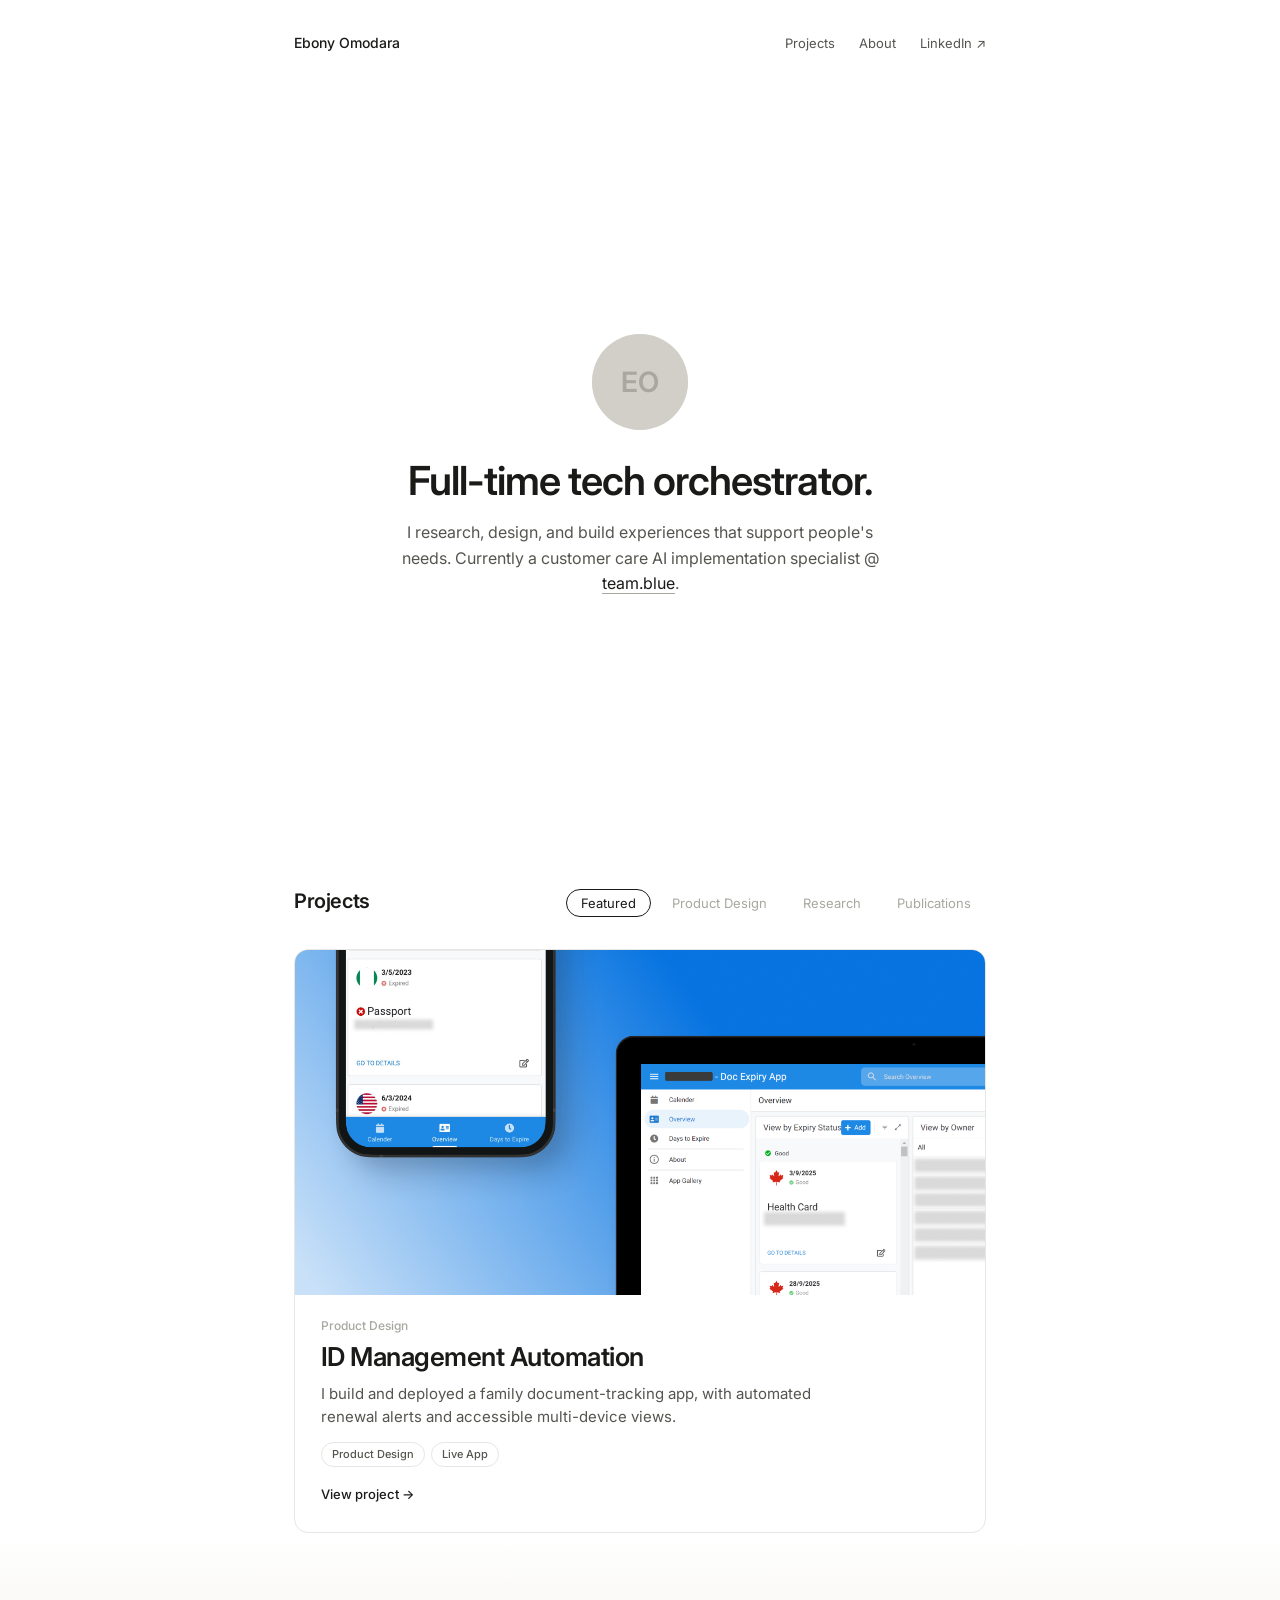
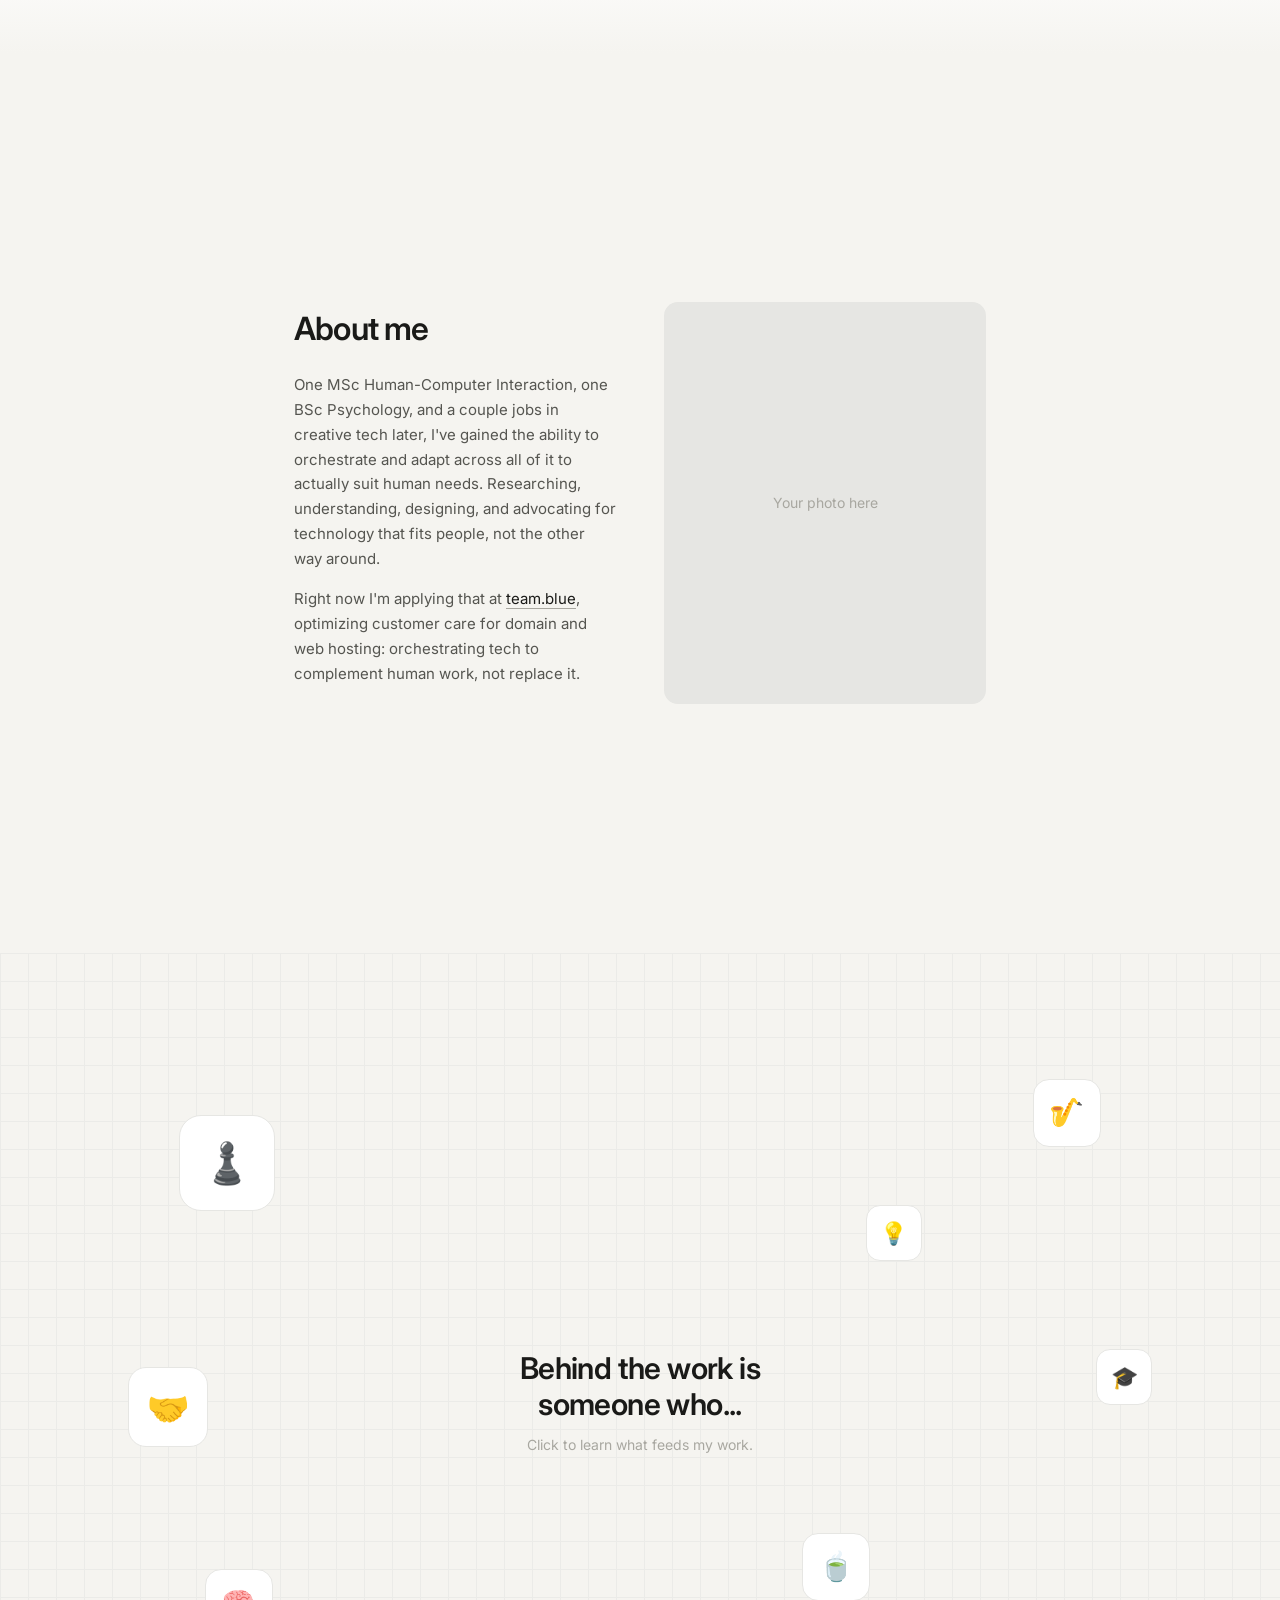
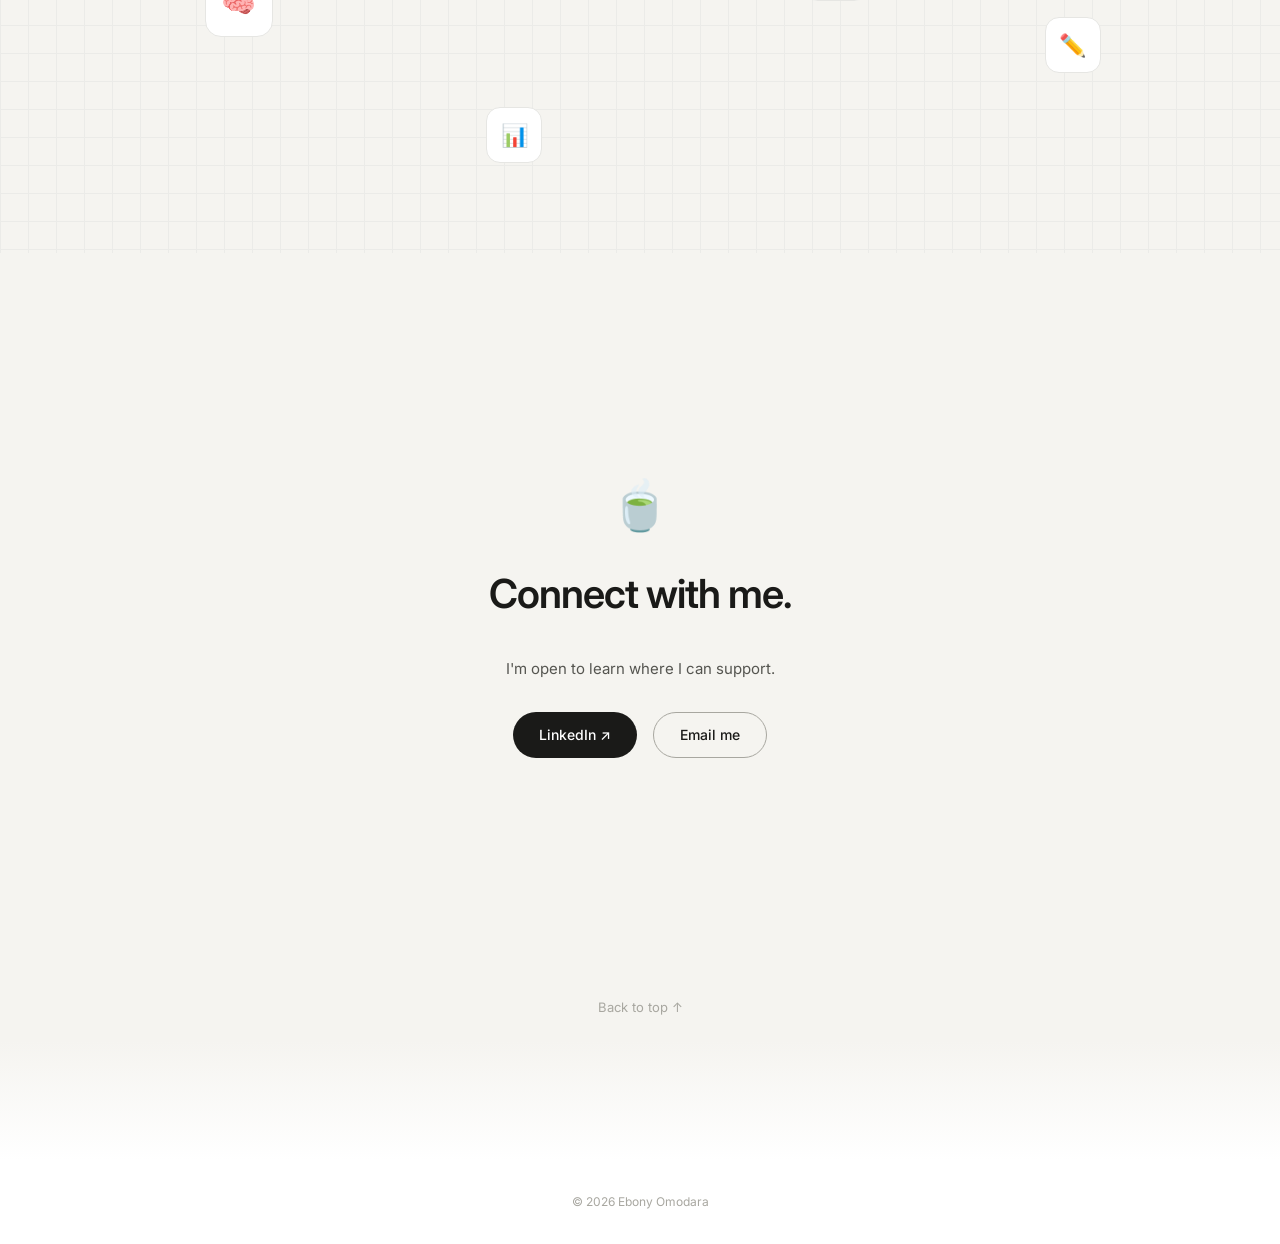
<file: index.html>
<!DOCTYPE html>
<html lang="en">
<head>
<meta charset="UTF-8">
<meta name="viewport" content="width=device-width, initial-scale=1.0">
<title>Ebony Omodara</title>
<link rel="preconnect" href="https://fonts.googleapis.com">
<link rel="preconnect" href="https://fonts.gstatic.com" crossorigin>
<link href="https://fonts.googleapis.com/css2?family=Inter:ital,opsz,wght@0,14..32,400;0,14..32,500;0,14..32,600;0,14..32,700;1,14..32,400&display=swap" rel="stylesheet">
<style>
:root {
  --bg: #FFFFFF;
  --ink: #1A1A18;
  --ink-soft: #555550;
  --ink-faint: #8A8980;
  --ink-muted: #A8A7A0;
  --line: #E6E6E3;
  --warm: #F5F4F0;
  --font: "Inter", -apple-system, BlinkMacSystemFont, "Segoe UI", sans-serif;
  --page-px: clamp(20px, 5vw, 64px);
  --max-w: 820px;
}

*, *::before, *::after { box-sizing: border-box; margin: 0; padding: 0; }
html { scroll-behavior: smooth; }

body {
  background: var(--bg);
  color: var(--ink);
  font-family: var(--font);
  font-size: 16px;
  line-height: 1.55;
  -webkit-font-smoothing: antialiased;
}

a { color: inherit; text-decoration: none; }
a:focus-visible, button:focus-visible { outline: 2px solid var(--ink); outline-offset: 3px; }

@media (prefers-reduced-motion: reduce) {
  html { scroll-behavior: auto; }
  *, *::before, *::after { animation-duration: 0.01ms !important; transition-duration: 0.01ms !important; }
}

.container {
  max-width: var(--max-w);
  margin: 0 auto;
  padding-left: var(--page-px);
  padding-right: var(--page-px);
}

/* ---- Nav ---- */
.nav {
  padding: 32px 0;
  display: flex;
  align-items: center;
  justify-content: space-between;
}
.nav__name { font-size: 14px; font-weight: 500; }
.nav__links { display: flex; gap: 24px; }
.nav__links a { font-size: 13px; color: var(--ink-soft); transition: color 0.15s; }
.nav__links a:hover { color: var(--ink); }

/* ---- Hero (tall, near full viewport) ---- */
.hero {
  min-height: calc(100vh - 100px);
  display: flex;
  flex-direction: column;
  align-items: center;
  justify-content: center;
  text-align: center;
  animation: rise 0.6s ease both;
  padding-bottom: 40px;
}

@keyframes rise {
  from { opacity: 0; transform: translateY(12px); }
  to { opacity: 1; transform: translateY(0); }
}

/* ---- Photo with rainbow ring ---- */
.hero__photo-link {
  display: block;
  width: 96px;
  height: 96px;
  margin: 0 auto 28px;
  border-radius: 50%;
  position: relative;
}

.hero__photo-link::before {
  content: '';
  position: absolute;
  inset: -4px;
  border-radius: 50%;
  background: conic-gradient(
    rgba(255,107,107,0.35),
    rgba(255,217,61,0.35),
    rgba(107,203,119,0.35),
    rgba(77,150,255,0.35),
    rgba(155,89,182,0.35),
    rgba(255,107,107,0.35)
  );
  opacity: 0;
  transition: opacity 0.4s ease, inset 0.4s ease;
  animation: slow-spin 6s linear infinite;
}

.hero__photo-link:hover::before,
.hero__photo-link:active::before {
  opacity: 1;
  inset: -5px;
}

@keyframes slow-spin { to { transform: rotate(360deg); } }

/* keep slow-spin available globally */

.hero__photo-link::after {
  content: '';
  position: absolute;
  inset: -1px;
  border-radius: 50%;
  background: var(--bg);
  z-index: 1;
}

.hero__photo {
  width: 100%;
  height: 100%;
  border-radius: 50%;
  background: var(--line);
  overflow: hidden;
  position: relative;
  z-index: 2;
  cursor: pointer;
  transition: transform 0.4s ease, box-shadow 0.4s ease;
}

.hero__photo-link:hover .hero__photo {
  transform: scale(1.15);
  box-shadow: 0 6px 24px rgba(0,0,0,0.06);
}

.hero__photo .photo-slide {
  position: absolute;
  inset: 0;
  display: flex;
  align-items: center;
  justify-content: center;
  opacity: 0;
  transition: opacity 0.4s ease;
  background: var(--line);
}

.hero__photo .photo-slide.is-active { opacity: 1; }
.hero__photo .photo-slide img { width: 100%; height: 100%; object-fit: cover; display: block; }

.hero__photo .initials {
  font-size: 28px;
  font-weight: 600;
  color: var(--ink-muted);
  user-select: none;
}

.hero h1 {
  font-size: clamp(28px, 4.5vw, 40px);
  font-weight: 600;
  letter-spacing: -0.025em;
  line-height: 1.15;
  margin-bottom: 16px;
}

.hero__sub {
  font-size: 16px;
  color: var(--ink-soft);
  max-width: 48ch;
  margin: 0 auto;
  line-height: 1.6;
}

.hero__sub a {
  color: var(--ink);
  border-bottom: 1px solid var(--ink-muted);
  transition: border-color 0.15s;
}

.hero__sub a:hover { border-color: var(--ink); }

/* ---- Projects ---- */
.projects { padding: 0 0 0; }

.projects__head {
  display: flex;
  align-items: baseline;
  justify-content: space-between;
  margin-bottom: 32px;
  flex-wrap: wrap;
  gap: 12px;
}

.projects__head h2 { font-size: 20px; font-weight: 600; letter-spacing: -0.02em; }

.filters { display: flex; gap: 6px; flex-wrap: wrap; }

.filters button {
  background: none;
  border: 1px solid transparent;
  font-family: var(--font);
  font-size: 13px;
  color: var(--ink-muted);
  cursor: pointer;
  padding: 5px 14px;
  border-radius: 100px;
  transition: all 0.15s;
}

.filters button.is-active { color: var(--ink); border-color: var(--ink); }
.filters button:not(.is-active):hover { color: var(--ink-soft); border-color: var(--line); }

/* ---- Cards ---- */
.project-stack { display: flex; flex-direction: column; gap: 24px; }

.pcard {
  display: block;
  border-radius: 14px;
  overflow: hidden;
  background: var(--bg);
  border: 1px solid var(--line);
  transition: transform 0.3s ease, border-color 0.3s ease;
}
.pcard:hover { transform: translateY(-3px); border-color: #CDCDCA; }

.pcard__cover { width: 100%; aspect-ratio: 16 / 9; position: relative; overflow: hidden; }
.pcard__cover-bg { width: 100%; height: 100%; transition: transform 0.4s ease; }
.pcard:hover .pcard__cover-bg { transform: scale(1.02); }

.pcard__body { padding: 22px 26px 26px; }
.pcard__category { font-size: 12px; color: var(--ink-muted); margin-bottom: 6px; font-weight: 500; }
.pcard__title { font-size: 22px; font-weight: 600; letter-spacing: -0.02em; line-height: 1.25; margin-bottom: 8px; }
.pcard__desc { font-size: 14px; color: var(--ink-soft); line-height: 1.55; max-width: 56ch; margin-bottom: 14px; }
.pcard__pills { display: flex; gap: 6px; flex-wrap: wrap; margin-bottom: 14px; }

.pill {
  font-size: 11px; font-weight: 500; color: var(--ink-soft);
  border: 1px solid var(--line); padding: 3px 10px;
  border-radius: 100px; white-space: nowrap;
}

.pcard__arrow {
  display: inline-flex; align-items: center; gap: 6px;
  font-size: 13px; font-weight: 500; color: var(--ink);
  transition: gap 0.2s ease;
}
.pcard:hover .pcard__arrow { gap: 10px; }

.pcard--feature .pcard__cover { aspect-ratio: 16 / 8; }
.pcard--feature .pcard__title { font-size: 26px; }
.pcard--feature .pcard__desc { font-size: 15px; }

.project-pair { display: grid; grid-template-columns: 1fr 1fr; gap: 20px; }
@media (max-width: 640px) { .project-pair { grid-template-columns: 1fr; } }
.project-pair .pcard__cover { aspect-ratio: 4 / 3; }
.project-pair .pcard__title { font-size: 18px; }
.project-pair .pcard__body { padding: 18px 20px 22px; }
.pcard--single .pcard__cover { aspect-ratio: 16 / 9; }

.state-msg { color: var(--ink-muted); font-size: 14px; padding: 48px 0; text-align: center; }

/* ---- Section transitions ---- */
.section-fade { height: 120px; background: linear-gradient(to bottom, var(--bg), var(--warm)); }
.section-fade--up { height: 120px; background: linear-gradient(to bottom, var(--warm), var(--bg)); }

/* ---- About me (full viewport) ---- */
.about-section {
  min-height: 100vh;
  background: var(--warm);
  display: flex;
  align-items: center;
  justify-content: center;
}

.about-inner {
  max-width: var(--max-w);
  margin: 0 auto;
  padding: 80px var(--page-px);
  display: grid;
  grid-template-columns: 1fr 1fr;
  gap: 48px;
  align-items: center;
}

@media (max-width: 700px) { .about-inner { grid-template-columns: 1fr; } }

.about-text h2 {
  font-size: clamp(24px, 3.8vw, 32px);
  font-weight: 600;
  letter-spacing: -0.025em;
  margin-bottom: 20px;
  color: var(--ink);
}

/* WCAG AA: #555550 on #F5F4F0 = 4.8:1 contrast ratio — passes AA normal text */
.about-text p {
  font-size: 15px;
  color: var(--ink-soft);
  line-height: 1.65;
  margin-bottom: 16px;
}

.about-text a {
  color: var(--ink);
  border-bottom: 1px solid var(--ink-muted);
  transition: border-color 0.15s;
}
.about-text a:hover { border-color: var(--ink); }

.about-image {
  width: 100%;
  aspect-ratio: 4 / 5;
  background: var(--line);
  border-radius: 14px;
  display: flex;
  align-items: center;
  justify-content: center;
  overflow: hidden;
}
.about-image img { width: 100%; height: 100%; object-fit: cover; display: block; }
.about-image__placeholder { font-size: 14px; color: var(--ink-muted); }

/* ---- What feeds the work ---- */
.feeds-world {
  position: relative;
  overflow: hidden;
  min-height: 100vh;
  display: flex;
  align-items: center;
  justify-content: center;
  background: var(--warm);
}

.feeds-world::before {
  content: '';
  position: absolute;
  inset: 0;
  background-image:
    linear-gradient(var(--line) 1px, transparent 1px),
    linear-gradient(90deg, var(--line) 1px, transparent 1px);
  background-size: 28px 28px;
  opacity: 0;
  transition: opacity 1s ease;
}
.feeds-world.is-visible::before { opacity: 0.6; }

.feeds-center {
  position: relative;
  z-index: 2;
  text-align: center;
  padding: 60px var(--page-px);
}

.feeds-center h3 {
  font-size: clamp(22px, 3.5vw, 30px);
  font-weight: 600;
  letter-spacing: -0.02em;
  line-height: 1.2;
  max-width: 14ch;
  margin: 0 auto 12px;
}

.feeds-center p { font-size: 14px; color: var(--ink-muted); }

/* ---- Feed items — varied sizes, closer to center ---- */
.feeds-item {
  position: absolute;
  z-index: 3;
  cursor: default;
  opacity: 0;
  transition: opacity 0.6s ease, transform 0.6s ease;
}

.feeds-world.is-visible .feeds-item {
  opacity: 1;
  transform: translate(0, 0) !important;
}

.feeds-item__icon {
  border-radius: 18px;
  display: flex;
  align-items: center;
  justify-content: center;
  background: var(--bg);
  border: 1px solid var(--line);
  transition: transform 0.25s ease, box-shadow 0.25s ease;
  user-select: none;
}

.feeds-item:hover .feeds-item__icon,
.feeds-item.is-tapped .feeds-item__icon {
  transform: scale(1.08);
  box-shadow: 0 8px 24px rgba(0,0,0,0.06);
}

@keyframes slow-spin { to { transform: rotate(360deg); } }

.feeds-item--xl .feeds-item__icon { width: 96px; height: 96px; font-size: 40px; border-radius: 22px; }
.feeds-item--lg .feeds-item__icon { width: 80px; height: 80px; font-size: 34px; border-radius: 18px; }
.feeds-item--md .feeds-item__icon { width: 68px; height: 68px; font-size: 28px; border-radius: 16px; }
.feeds-item--sm .feeds-item__icon { width: 56px; height: 56px; font-size: 22px; border-radius: 14px; }

/* Tooltip: left-aligned text, positioned to the side or below */
.feeds-item__label {
  position: absolute;
  left: calc(100% + 12px);
  top: 50%;
  transform: translateY(-50%) translateX(4px);
  background: var(--ink);
  color: #fff;
  font-size: 12px;
  font-weight: 500;
  padding: 8px 14px;
  border-radius: 8px;
  opacity: 0;
  pointer-events: none;
  transition: opacity 0.2s ease, transform 0.2s ease;
  width: max-content;
  max-width: 200px;
  text-align: left;
  line-height: 1.4;
}

.feeds-item:hover .feeds-item__label,
.feeds-item.is-tapped .feeds-item__label {
  opacity: 1;
  transform: translateY(-50%) translateX(0);
}

/* Items on the right side: tooltip goes left */
.feeds-item--tip-left .feeds-item__label {
  left: auto;
  right: calc(100% + 12px);
  transform: translateY(-50%) translateX(-4px);
}

.feeds-item--tip-left:hover .feeds-item__label,
.feeds-item--tip-left.is-tapped .feeds-item__label {
  transform: translateY(-50%) translateX(0);
}

/* Positions — pulled closer to center */
.feeds-item:nth-child(1) { top: 18%; left: 14%; transform: translate(-20px, 14px); }
.feeds-item:nth-child(2) { top: 14%; right: 14%; transform: translate(20px, -14px); }
.feeds-item:nth-child(3) { top: 46%; left: 10%; transform: translate(-28px, 0); }
.feeds-item:nth-child(4) { top: 44%; right: 10%; transform: translate(28px, 0); }
.feeds-item:nth-child(5) { bottom: 24%; left: 16%; transform: translate(-16px, 14px); }
.feeds-item:nth-child(6) { bottom: 20%; right: 14%; transform: translate(16px, 14px); }
.feeds-item:nth-child(7) { bottom: 10%; left: 38%; transform: translate(-10px, 12px); }
.feeds-item:nth-child(8) { bottom: 28%; right: 32%; transform: translate(14px, 10px); }
.feeds-item:nth-child(9) { top: 28%; right: 28%; transform: translate(18px, -8px); }

@media (max-width: 700px) {
  .feeds-item:nth-child(1) { top: 3%; left: 4%; }
  .feeds-item:nth-child(2) { top: 3%; right: 4%; }
  .feeds-item:nth-child(3) { top: 28%; left: 2%; }
  .feeds-item:nth-child(4) { top: 28%; right: 2%; }
  .feeds-item:nth-child(5) { bottom: 22%; left: 4%; }
  .feeds-item:nth-child(6) { bottom: 22%; right: 4%; }
  .feeds-item:nth-child(7) { bottom: 10%; left: 4%; }
  .feeds-item:nth-child(8) { bottom: 10%; right: 4%; }
  .feeds-item:nth-child(9) { top: 16%; left: 36%; }
  .feeds-item--xl .feeds-item__icon { width: 72px; height: 72px; font-size: 30px; }
  .feeds-item--lg .feeds-item__icon { width: 62px; height: 62px; font-size: 26px; }
  .feeds-item--md .feeds-item__icon { width: 52px; height: 52px; font-size: 22px; }
  .feeds-item--sm .feeds-item__icon { width: 44px; height: 44px; font-size: 18px; }
  /* Mobile: tooltips below, contained within screen */
  .feeds-item__label,
  .feeds-item--tip-left .feeds-item__label {
    left: 0;
    right: auto;
    top: calc(100% + 8px);
    transform: translateY(4px);
    max-width: 180px;
  }
  .feeds-item:hover .feeds-item__label,
  .feeds-item.is-tapped .feeds-item__label,
  .feeds-item--tip-left:hover .feeds-item__label,
  .feeds-item--tip-left.is-tapped .feeds-item__label {
    transform: translateY(0);
  }
  /* Items on right side: tooltip aligns right */
  .feeds-item:nth-child(2) .feeds-item__label,
  .feeds-item:nth-child(4) .feeds-item__label,
  .feeds-item:nth-child(6) .feeds-item__label,
  .feeds-item:nth-child(8) .feeds-item__label {
    left: auto;
    right: 0;
  }
}

/* ---- Connect ---- */
.connect {
  min-height: 80vh;
  display: flex;
  align-items: center;
  justify-content: center;
  text-align: center;
  background: var(--warm);
  padding: 80px var(--page-px);
}

.connect__emoji {
  font-size: 48px;
  margin-bottom: 20px;
  display: inline-block;
  cursor: default;
  transition: transform 0.3s ease;
}

.connect__emoji:hover {
  transform: scale(1.3);
}

.connect__sub {
  font-size: 15px;
  color: var(--ink-soft);
  margin-bottom: 32px;
}

.connect h2 {
  font-size: clamp(28px, 4.5vw, 40px);
  font-weight: 600;
  letter-spacing: -0.025em;
  margin-bottom: 32px;
}

.connect__links {
  display: flex;
  justify-content: center;
  gap: 16px;
  flex-wrap: wrap;
}

.connect__link {
  display: inline-flex;
  align-items: center;
  gap: 8px;
  font-size: 14px;
  font-weight: 500;
  padding: 11px 26px;
  border-radius: 100px;
  transition: background 0.2s, color 0.2s, border-color 0.2s;
}

.connect__link--primary {
  background: var(--ink);
  color: var(--bg);
}
.connect__link--primary:hover { background: #333; }

.connect__link--secondary {
  color: var(--ink);
  border: 1px solid var(--ink-muted);
}

.connect__link--secondary:hover {
  border-color: var(--ink);
}

/* ---- Scroll to top ---- */
.scroll-top {
  display: flex;
  align-items: center;
  justify-content: center;
  gap: 6px;
  padding: 24px 0;
  background: var(--warm);
  text-align: center;
}

.scroll-top a {
  font-size: 13px;
  color: var(--ink-muted);
  transition: color 0.15s;
  display: inline-flex;
  align-items: center;
  gap: 6px;
}

.scroll-top a:hover { color: var(--ink); }

/* ---- Footer ---- */
.footer {
  padding: 32px 0;
  text-align: center;
}
.footer__copy { font-size: 12px; color: var(--ink-muted); }
</style>
</head>
<body>

<div class="container">
  <nav class="nav" id="top">
    <a href="#" class="nav__name">Ebony Omodara</a>
    <div class="nav__links">
      <a href="#projects">Projects</a>
      <a href="#about">About</a>
      <a href="#" target="_blank">LinkedIn ↗</a>
    </div>
  </nav>
</div>

<div class="container">
  <section class="hero">
    <a href="#about" class="hero__photo-link" id="hero-photo-link">
      <div class="hero__photo" id="hero-photo">
        <div class="photo-slide is-active" style="background:#D2CFC8;"><span class="initials">EO</span></div>
        <div class="photo-slide" style="background:#C8B8D8;"></div>
        <div class="photo-slide" style="background:#B8CED8;"></div>
        <div class="photo-slide" style="background:#D8C8B8;"></div>
      </div>
    </a>
    <h1>Full-time tech orchestrator.</h1>
    <p class="hero__sub">I research, design, and build experiences that support people's needs. Currently a customer care AI implementation specialist @ <a href="https://team.blue" target="_blank" rel="noopener">team.blue</a>.</p>
  </section>
</div>

<div class="container">
  <section class="projects" id="projects">
    <div class="projects__head">
      <h2>Projects</h2>
      <div class="filters" id="filters">
        <button class="is-active" data-cat="Featured">Featured</button>
        <button data-cat="Product Design">Product Design</button>
        <button data-cat="Research">Research</button>
        <button data-cat="Publications">Publications</button>
      </div>
    </div>
    <div class="project-stack" id="project-stack"></div>
  </section>
</div>

<div class="section-fade"></div>

<section class="about-section" id="about">
  <div class="about-inner">
    <div class="about-text">
      <h2>About me</h2>
      <p>One MSc Human-Computer Interaction, one BSc Psychology, and a couple jobs in creative tech later, I've gained the ability to orchestrate and adapt across all of it to actually suit human needs. Researching, understanding, designing, and advocating for technology that fits people, not the other way around.</p>
      <p>Right now I'm applying that at <a href="https://team.blue" target="_blank" rel="noopener">team.blue</a>, optimizing customer care for domain and web hosting: orchestrating tech to complement human work, not replace it.</p>
    </div>
    <div class="about-image">
      <span class="about-image__placeholder">Your photo here</span>
    </div>
  </div>
</section>

<section class="feeds-world" id="feeds">

  <div class="feeds-item feeds-item--xl" style="transition-delay: 0.1s">
    <div class="feeds-item__icon">♟️</div>
    <div class="feeds-item__label">Novice chess player. I like the patience of thinking three moves ahead.</div>
  </div>

  <div class="feeds-item feeds-item--md feeds-item--tip-left" style="transition-delay: 0.2s">
    <div class="feeds-item__icon">🎷</div>
    <div class="feeds-item__label">Afro jazz on repeat. Best thinking music there is.</div>
  </div>

  <div class="feeds-item feeds-item--lg" style="transition-delay: 0.3s">
    <div class="feeds-item__icon">🤝</div>
    <div class="feeds-item__label">Curious. Creative. Flexible. Leading or supporting, whatever needs to be done.</div>
  </div>

  <div class="feeds-item feeds-item--sm feeds-item--tip-left" style="transition-delay: 0.35s">
    <div class="feeds-item__icon">🎓</div>
    <div class="feeds-item__label">MSc Human-Computer Interaction</div>
  </div>

  <div class="feeds-item feeds-item--md" style="transition-delay: 0.45s">
    <div class="feeds-item__icon">🧠</div>
    <div class="feeds-item__label">BSc Psychology</div>
  </div>

  <div class="feeds-item feeds-item--sm feeds-item--tip-left" style="transition-delay: 0.55s">
    <div class="feeds-item__icon">✏️</div>
    <div class="feeds-item__label">Google UX Design Certificate</div>
  </div>

  <div class="feeds-item feeds-item--sm" style="transition-delay: 0.65s">
    <div class="feeds-item__icon">📊</div>
    <div class="feeds-item__label">McKinsey Forward Certificate</div>
  </div>

  <div class="feeds-item feeds-item--md" style="transition-delay: 0.7s">
    <div class="feeds-item__icon">🍵</div>
    <div class="feeds-item__label">Matcha over everything. Iced, hot, doesn't matter.</div>
  </div>

  <div class="feeds-item feeds-item--sm feeds-item--tip-left" style="transition-delay: 0.75s">
    <div class="feeds-item__icon">💡</div>
    <div class="feeds-item__label">Minor in Entrepreneurship</div>
  </div>

  <div class="feeds-center">
    <h3>Behind the work is someone who...</h3>
    <p>Click to learn what feeds my work.</p>
  </div>
</section>

<section class="connect" id="connect">
  <div>
    <span class="connect__emoji">🍵</span>
    <h2>Connect with me.</h2>
    <p class="connect__sub">I'm open to learn where I can support.</p>
    <div class="connect__links">
      <a href="#" class="connect__link connect__link--primary" target="_blank">LinkedIn ↗</a>
      <a href="mailto:hello@ebonyomodara.com" class="connect__link connect__link--secondary">Email me</a>
    </div>
  </div>
</section>

<div class="scroll-top">
  <a href="#top">Back to top ↑</a>
</div>

<div class="section-fade--up"></div>

<div class="container">
  <footer class="footer">
    <p class="footer__copy">&copy; 2026 Ebony Omodara</p>
  </footer>
</div>

<script>
let projects = [];

fetch('content/projects.json')
  .then(res => res.json())
  .then(data => {
    projects = data;
    renderProjects(getFiltered('Featured'));
  })
  .catch(() => {
    document.getElementById('project-stack').innerHTML = '<div class="state-msg">Could not load projects.</div>';
  });

// Photo cycle
const photoLink = document.getElementById('hero-photo-link');
const photoEl = document.getElementById('hero-photo');
const slides = photoEl.querySelectorAll('.photo-slide');
let cycleInterval = null;
let currentSlide = 0;

function startCycle() {
  if (cycleInterval) return;
  cycleInterval = setInterval(() => {
    slides[currentSlide].classList.remove('is-active');
    currentSlide = (currentSlide + 1) % slides.length;
    slides[currentSlide].classList.add('is-active');
  }, 700);
}
function stopCycle() {
  clearInterval(cycleInterval);
  cycleInterval = null;
  slides[currentSlide].classList.remove('is-active');
  currentSlide = 0;
  slides[0].classList.add('is-active');
}
photoLink.addEventListener('mouseenter', startCycle);
photoLink.addEventListener('mouseleave', stopCycle);

// Cards
const stack = document.getElementById('project-stack');

function makeCard(p, isFeature, isSingle) {
  const a = document.createElement('a');
  a.href = 'project.html?slug=' + p.slug;
  let cls = 'pcard';
  if (isFeature) cls += ' pcard--feature';
  if (isSingle) cls += ' pcard--single';
  a.className = cls;
  a.innerHTML = `
    <div class="pcard__cover">
      <div class="pcard__cover-bg" style="background:${p.coverColor};background-image:url('${p.cover}');background-size:cover;background-position:center"></div>
    </div>
    <div class="pcard__body">
      <div class="pcard__category">${p.category}</div>
      <div class="pcard__title">${p.title}</div>
      <div class="pcard__desc">${p.desc}</div>
      <div class="pcard__pills">${p.pills.map(t => `<span class="pill">${t}</span>`).join('')}</div>
      <span class="pcard__arrow">View project →</span>
    </div>
  `;
  return a;
}

function renderProjects(items) {
  stack.innerHTML = '';
  if (!items.length) {
    stack.innerHTML = '<div class="state-msg">No projects in this category yet.</div>';
    return;
  }
  stack.appendChild(makeCard(items[0], true, false));
  const rest = items.slice(1);
  let i = 0;
  while (i < rest.length) {
    if (i + 1 < rest.length) {
      const pair = document.createElement('div');
      pair.className = 'project-pair';
      pair.appendChild(makeCard(rest[i], false, false));
      pair.appendChild(makeCard(rest[i + 1], false, false));
      stack.appendChild(pair);
      i += 2;
    } else {
      stack.appendChild(makeCard(rest[i], false, true));
      i++;
    }
  }
}

// Default: show Featured
function getFiltered(cat) {
  if (cat === 'Featured') return projects.filter(p => p.featured);
  return projects.filter(p => p.category === cat);
}

// Filters
document.getElementById('filters').addEventListener('click', e => {
  const btn = e.target.closest('button');
  if (!btn) return;
  document.querySelectorAll('.filters button').forEach(b => b.classList.remove('is-active'));
  btn.classList.add('is-active');
  renderProjects(getFiltered(btn.dataset.cat));
});

// Feeds scroll trigger
const feedsWorld = document.getElementById('feeds');
const obs = new IntersectionObserver((entries) => {
  entries.forEach(e => { if (e.isIntersecting) feedsWorld.classList.add('is-visible'); });
}, { threshold: 0.12 });
obs.observe(feedsWorld);

// Tap support
document.querySelectorAll('.feeds-item').forEach(item => {
  item.addEventListener('click', () => {
    const wasActive = item.classList.contains('is-tapped');
    document.querySelectorAll('.feeds-item').forEach(i => i.classList.remove('is-tapped'));
    if (!wasActive) item.classList.add('is-tapped');
  });
});
</script>
</body>
</html>
</file>
